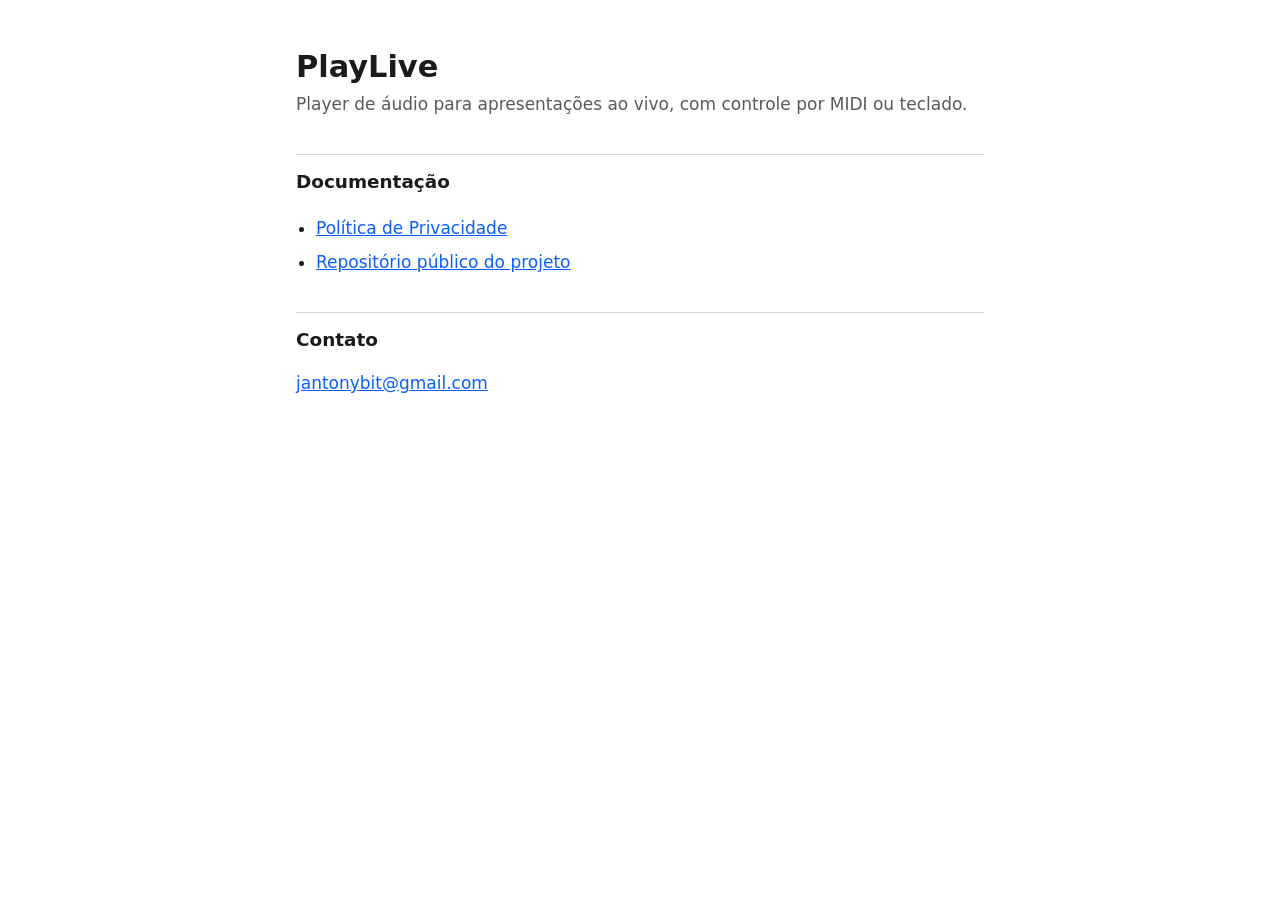
<file: docs/index.html>
<!DOCTYPE html>
<html lang="pt-BR">
<head>
<meta charset="utf-8">
<meta name="viewport" content="width=device-width, initial-scale=1">
<title>PlayLive — Player de Áudio para Apresentações ao Vivo</title>
<meta name="description" content="PlayLive é um player de áudio para apresentações ao vivo, com controle por MIDI ou teclado. Documentação e política de privacidade.">
<link rel="stylesheet" href="style.css">
</head>
<body>
<main>
  <h1>PlayLive</h1>
  <p class="lead">Player de áudio para apresentações ao vivo, com controle por MIDI ou teclado.</p>

  <h2>Documentação</h2>
  <ul>
    <li><a href="privacy.html">Política de Privacidade</a></li>
    <li><a href="https://github.com/jantonybit/PlayLive">Repositório público do projeto</a></li>
  </ul>

  <h2>Contato</h2>
  <p><a href="mailto:jantonybit@gmail.com">jantonybit@gmail.com</a></p>
</main>
</body>
</html>
</file>
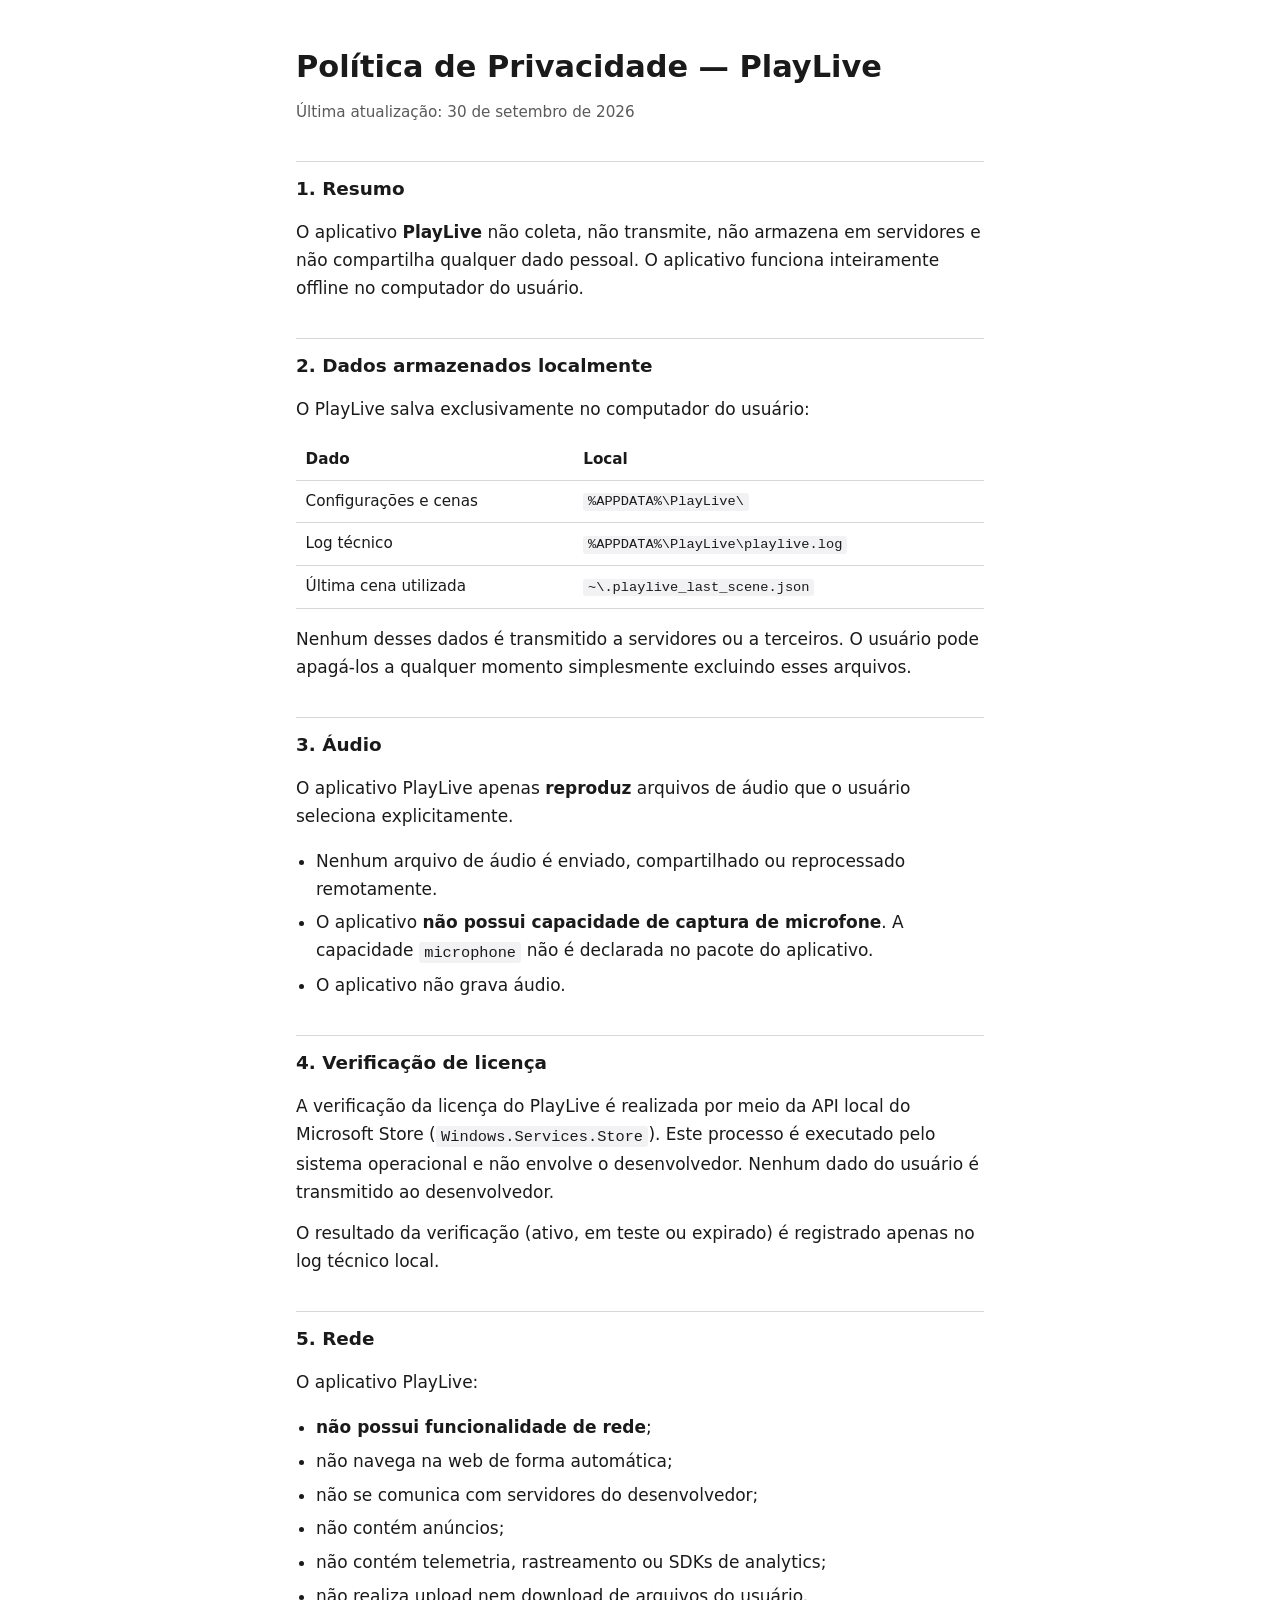
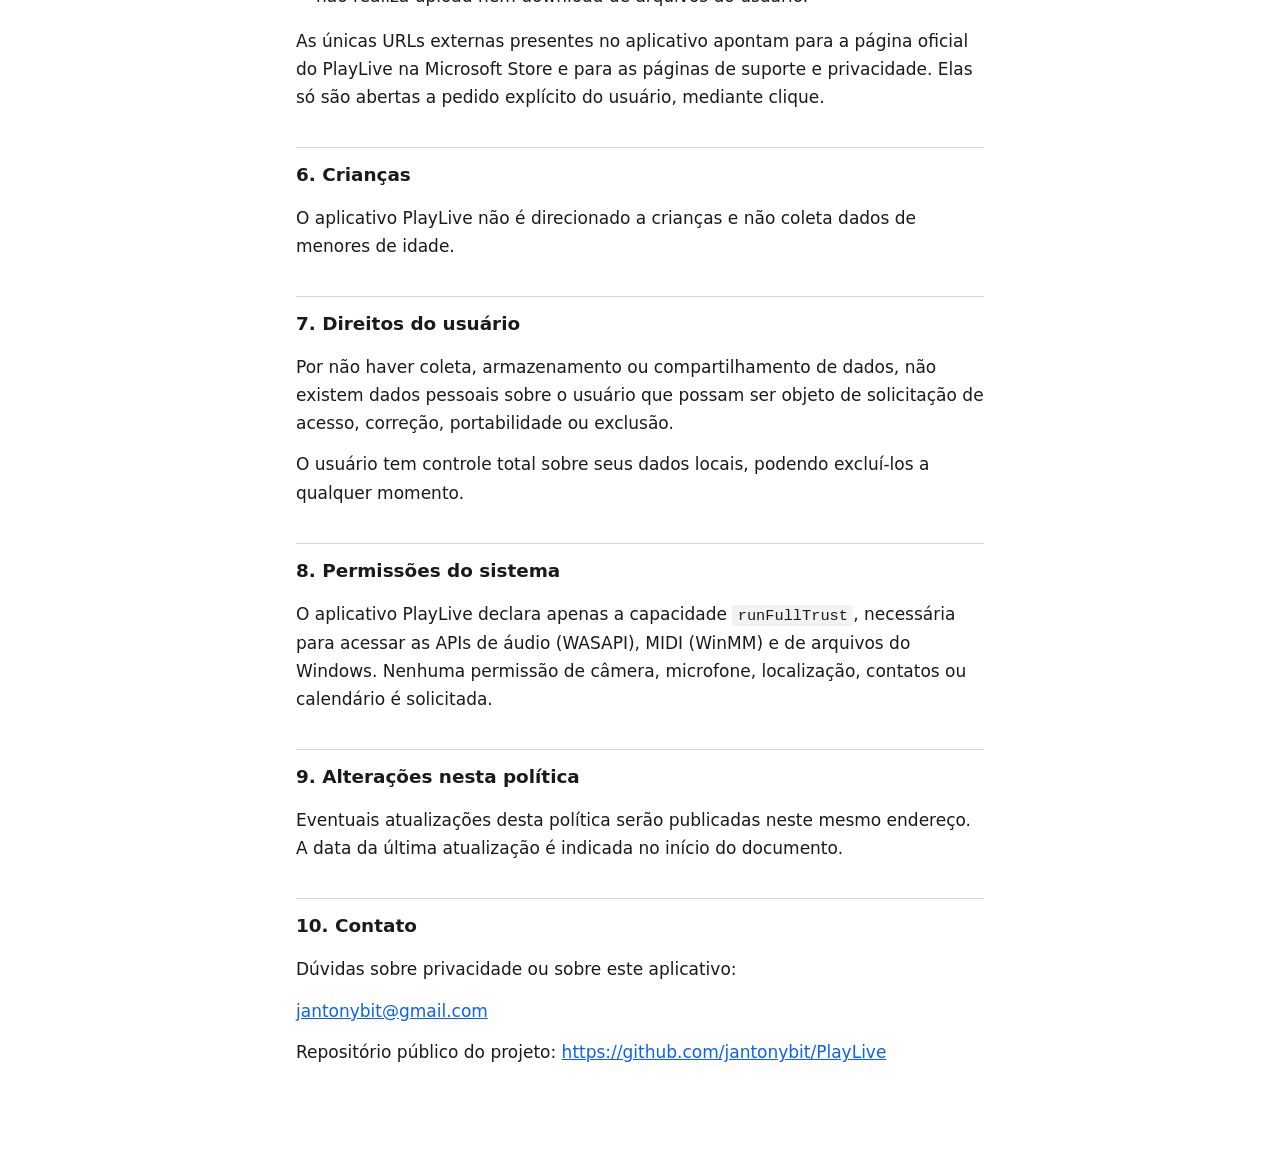
<file: docs/privacy.html>
<!DOCTYPE html>
<html lang="pt-BR">
<head>
<meta charset="utf-8">
<meta name="viewport" content="width=device-width, initial-scale=1">
<title>Política de Privacidade — PlayLive</title>
<meta name="description" content="Política de privacidade do aplicativo PlayLive. O PlayLive não coleta, não transmite e não compartilha dados pessoais. Funciona inteiramente offline.">
<meta name="robots" content="index, follow">
<link rel="stylesheet" href="style.css">
</head>
<body>
<main>
  <article>
    <h1>Política de Privacidade — PlayLive</h1>
    <p class="meta">Última atualização: 30 de setembro de 2026</p>

    <h2>1. Resumo</h2>
    <p>
      O aplicativo <strong>PlayLive</strong> não coleta, não transmite, não armazena em
      servidores e não compartilha qualquer dado pessoal. O aplicativo funciona
      inteiramente offline no computador do usuário.
    </p>

    <h2>2. Dados armazenados localmente</h2>
    <p>O PlayLive salva exclusivamente no computador do usuário:</p>
    <table>
      <caption class="visually-hidden">Dados mantidos localmente pelo PlayLive e seus caminhos</caption>
      <thead>
        <tr><th scope="col">Dado</th><th scope="col">Local</th></tr>
      </thead>
      <tbody>
        <tr><td>Configurações e cenas</td><td><code>%APPDATA%\PlayLive\</code></td></tr>
        <tr><td>Log técnico</td><td><code>%APPDATA%\PlayLive\playlive.log</code></td></tr>
        <tr><td>Última cena utilizada</td><td><code>~\.playlive_last_scene.json</code></td></tr>
      </tbody>
    </table>
    <p>
      Nenhum desses dados é transmitido a servidores ou a terceiros. O usuário pode
      apagá-los a qualquer momento simplesmente excluindo esses arquivos.
    </p>

    <h2>3. Áudio</h2>
    <p>
      O aplicativo PlayLive apenas <strong>reproduz</strong> arquivos de áudio que o
      usuário seleciona explicitamente.
    </p>
    <ul>
      <li>Nenhum arquivo de áudio é enviado, compartilhado ou reprocessado remotamente.</li>
      <li>
        O aplicativo <strong>não possui capacidade de captura de microfone</strong>. A
        capacidade <code>microphone</code> não é declarada no pacote do aplicativo.
      </li>
      <li>O aplicativo não grava áudio.</li>
    </ul>

    <h2>4. Verificação de licença</h2>
    <p>
      A verificação da licença do PlayLive é realizada por meio da API local do
      Microsoft Store (<code>Windows.Services.Store</code>). Este processo é executado
      pelo sistema operacional e não envolve o desenvolvedor. Nenhum dado do usuário é
      transmitido ao desenvolvedor.
    </p>
    <p>
      O resultado da verificação (ativo, em teste ou expirado) é registrado apenas no
      log técnico local.
    </p>

    <h2>5. Rede</h2>
    <p>O aplicativo PlayLive:</p>
    <ul>
      <li><strong>não possui funcionalidade de rede</strong>;</li>
      <li>não navega na web de forma automática;</li>
      <li>não se comunica com servidores do desenvolvedor;</li>
      <li>não contém anúncios;</li>
      <li>não contém telemetria, rastreamento ou SDKs de analytics;</li>
      <li>não realiza upload nem download de arquivos do usuário.</li>
    </ul>
    <p>
      As únicas URLs externas presentes no aplicativo apontam para a página oficial do
      PlayLive na Microsoft Store e para as páginas de suporte e privacidade. Elas só são
      abertas a pedido explícito do usuário, mediante clique.
    </p>

    <h2>6. Crianças</h2>
    <p>
      O aplicativo PlayLive não é direcionado a crianças e não coleta dados de menores
      de idade.
    </p>

    <h2>7. Direitos do usuário</h2>
    <p>
      Por não haver coleta, armazenamento ou compartilhamento de dados, não existem
      dados pessoais sobre o usuário que possam ser objeto de solicitação de acesso,
      correção, portabilidade ou exclusão.
    </p>
    <p>
      O usuário tem controle total sobre seus dados locais, podendo excluí-los a
      qualquer momento.
    </p>

    <h2>8. Permissões do sistema</h2>
    <p>
      O aplicativo PlayLive declara apenas a capacidade <code>runFullTrust</code>,
      necessária para acessar as APIs de áudio (WASAPI), MIDI (WinMM) e de arquivos do
      Windows. Nenhuma permissão de câmera, microfone, localização, contatos ou
      calendário é solicitada.
    </p>

    <h2>9. Alterações nesta política</h2>
    <p>
      Eventuais atualizações desta política serão publicadas neste mesmo endereço. A
      data da última atualização é indicada no início do documento.
    </p>

    <h2>10. Contato</h2>
    <p>Dúvidas sobre privacidade ou sobre este aplicativo:</p>
    <p><a href="mailto:jantonybit@gmail.com">jantonybit@gmail.com</a></p>
    <p>
      Repositório público do projeto:
      <a href="https://github.com/jantonybit/PlayLive">https://github.com/jantonybit/PlayLive</a>
    </p>
  </article>
</main>
</body>
</html>
</file>
<file: docs/style.css>
:root {
  color-scheme: light dark;
  --fg: #1a1a1a;
  --bg: #ffffff;
  --muted: #5a5a5a;
  --rule: #d8d8d8;
  --accent: #0b5fff;
  --code-bg: #f2f2f4;
}

@media (prefers-color-scheme: dark) {
  :root {
    --fg: #e8e8e8;
    --bg: #16161a;
    --muted: #a0a0a8;
    --rule: #33333a;
    --accent: #7aa5ff;
    --code-bg: #22222a;
  }
}

* { box-sizing: border-box; }

body {
  margin: 0;
  padding: 0;
  background: var(--bg);
  color: var(--fg);
  font-family: "Segoe UI", system-ui, -apple-system, Roboto, Helvetica, Arial, sans-serif;
  font-size: 17px;
  line-height: 1.65;
}

main {
  max-width: 46rem;
  margin: 0 auto;
  padding: 3rem 1.5rem 5rem;
}

h1 {
  font-size: 1.9rem;
  line-height: 1.25;
  margin: 0 0 .25rem;
}

h2 {
  font-size: 1.15rem;
  margin: 2.25rem 0 .6rem;
  padding-top: .75rem;
  border-top: 1px solid var(--rule);
}

p { margin: .85rem 0; }

.lead { color: var(--muted); margin-top: 0; }

.meta { color: var(--muted); font-size: .95rem; }

a { color: var(--accent); }

code {
  background: var(--code-bg);
  border-radius: 3px;
  padding: .1em .35em;
  font-family: "Cascadia Mono", Consolas, "SF Mono", Menlo, monospace;
  font-size: .9em;
}

table {
  width: 100%;
  border-collapse: collapse;
  margin: 1rem 0;
  font-size: .95rem;
}

th, td {
  text-align: left;
  vertical-align: top;
  padding: .5rem .6rem;
  border-bottom: 1px solid var(--rule);
}

th { font-weight: 600; }

ul { padding-left: 1.25rem; }

li { margin: .35rem 0; }

.visually-hidden {
  position: absolute;
  width: 1px;
  height: 1px;
  margin: -1px;
  padding: 0;
  overflow: hidden;
  clip: rect(0 0 0 0);
  white-space: nowrap;
  border: 0;
}
</file>
